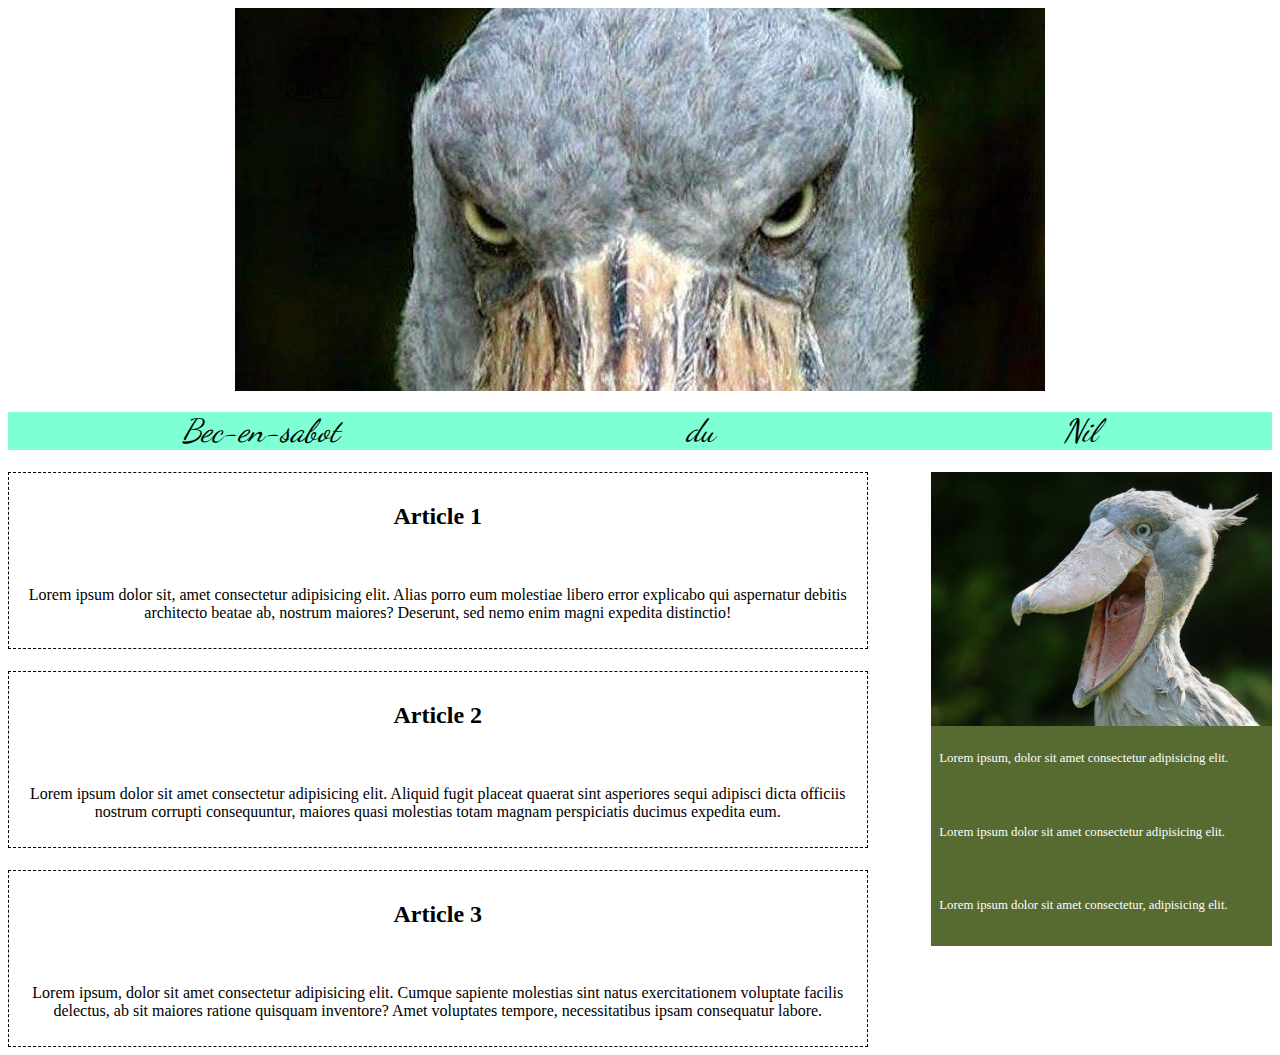
<file: exo flexbox 3/index.html>
<!DOCTYPE html>
<html lang="en">
<head>
    <meta charset="UTF-8">
    <meta http-equiv="X-UA-Compatible" content="IE=edge">
    <meta name="viewport" content="width=device-width, initial-scale=1.0">
    <link rel="stylesheet" href="style.css">
    <title>Exo Flexbox numéro 3</title>
</head>
<body>
    <header>
        <img src="images/n95c.jpg" alt="image d'un pelican" id="image-one">
        <h1>
            <span>Bec-en-sabot</span>
            <span>du</span>
            <span>Nil</span>
        </h1>
    </header>
    <main>
        <section id="articles">
            <article>
                <h2>Article 1</h2>
                <p>Lorem ipsum dolor sit, amet consectetur adipisicing elit. Alias porro eum molestiae libero error explicabo qui aspernatur debitis architecto beatae ab, nostrum maiores? Deserunt, sed nemo enim magni expedita distinctio! </p>
            </article>
            <article>
                <h2>Article 2</h2>
                <p>Lorem ipsum dolor sit amet consectetur adipisicing elit. Aliquid fugit placeat quaerat sint asperiores sequi adipisci dicta officiis nostrum corrupti consequuntur, maiores quasi molestias totam magnam perspiciatis ducimus expedita eum. </p>
            </article>
            <article>
                <h2>Article 3</h2>
                <p>Lorem ipsum, dolor sit amet consectetur adipisicing elit. Cumque sapiente molestias sint natus exercitationem voluptate facilis delectus, ab sit maiores ratione quisquam inventore? Amet voluptates tempore, necessitatibus ipsam consequatur labore. </p>
            </article>
        </section>
        <aside>
            <img src="images/b5rq.jpg" alt="Un drole d'oiseau" id="image-two">
            <div id="aside-note">
                <p>Lorem ipsum, dolor sit amet consectetur adipisicing elit.  </p>
            <p>Lorem ipsum dolor sit amet consectetur adipisicing elit.</p>
            <p>Lorem ipsum dolor sit amet consectetur, adipisicing elit.</p>
            </div>
        </aside>
    </main>
</body>
</html>
</file>
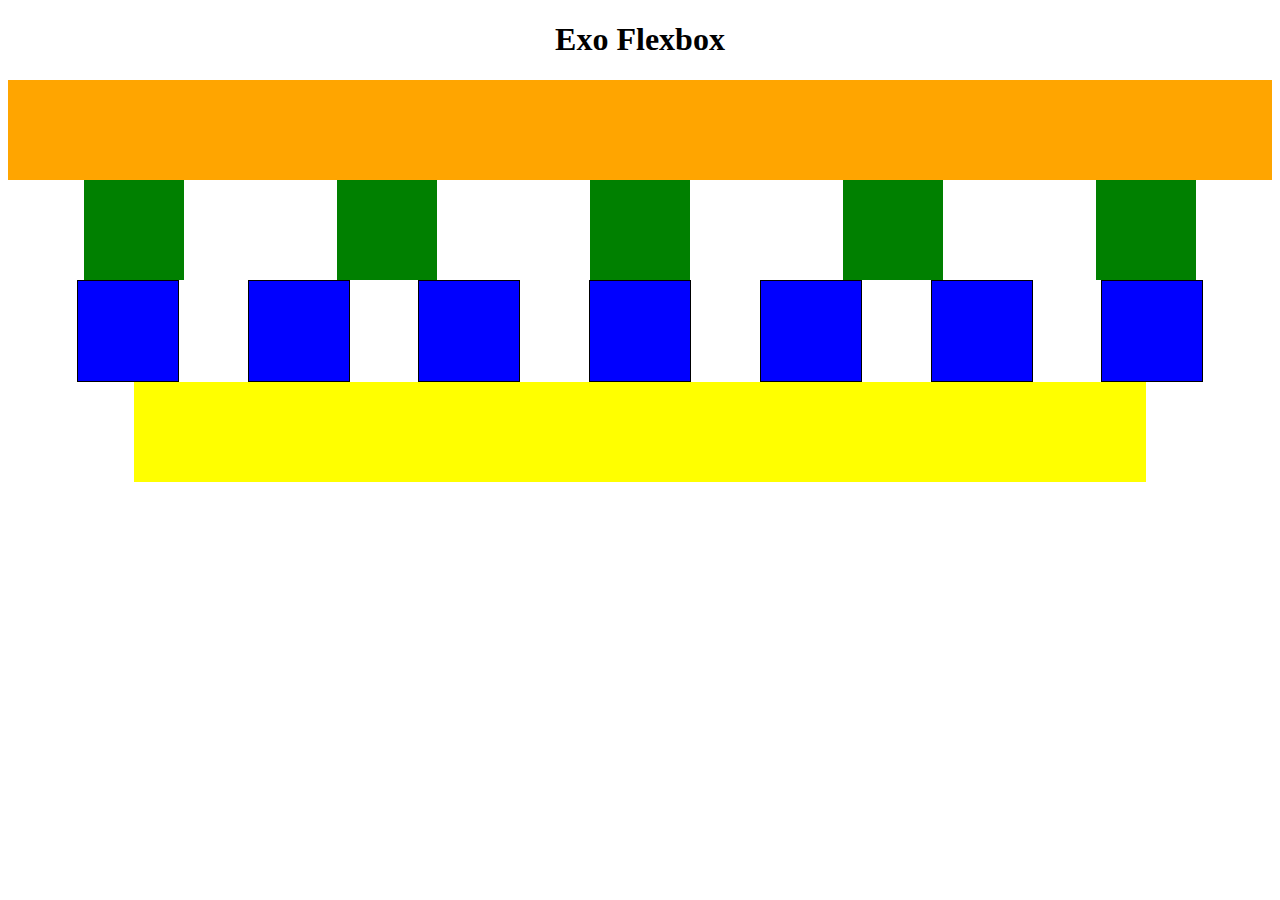
<file: exo flexbox numéro 2/index.html>
<!DOCTYPE html>
<html lang="en">
<head>
    <meta charset="UTF-8">
    <meta http-equiv="X-UA-Compatible" content="IE=edge">
    <meta name="viewport" content="width=device-width, initial-scale=1.0">
    <link rel="stylesheet" href="style.css">
    <title>Exo flexbox</title>
</head>
<body>
    <h1 class="center">Exo Flexbox</h1>

    <section>

        <div class="shape rectangle orange-rectangle">



        </div>
        <div class="squares-container green-squares-container">
            <div class="shape square green-square"></div>
            <div class="shape square green-square"></div>
            <div class="shape square green-square"></div>
            <div class="shape square green-square"></div>
            <div class="shape square green-square"></div>
        </div>
        <div class="squares-container blue-squares-container">
            <div class="shape square blue-square"></div>
            <div class="shape square blue-square"></div>
            <div class="shape square blue-square"></div>
            <div class="shape square blue-square"></div>
            <div class="shape square blue-square"></div>
            <div class="shape square blue-square"></div>
            <div class="shape square blue-square"></div>
        </div>
        <div class="yellow-rectangle-container">
            <div class="shape rectangle yellow-rectangle"></div>
        </div>
    </section>
</body>
</html>
</file>
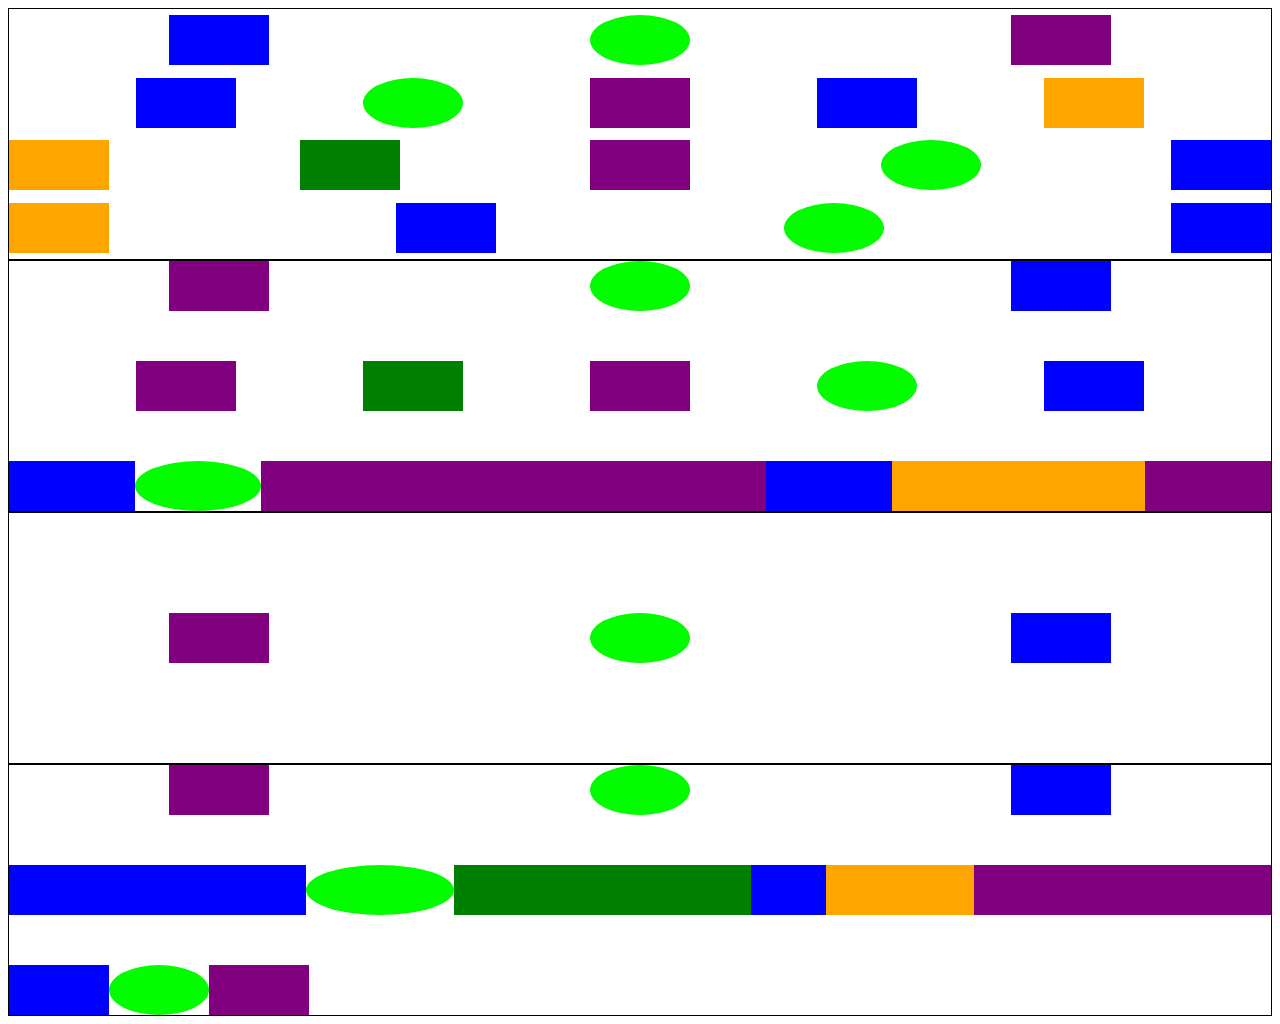
<file: exo flexbox numéro3 19 Octobre/index.html>
<!DOCTYPE html>
<html lang="en">
  <head>
    <meta charset="UTF-8" />
    <meta http-equiv="X-UA-Compatible" content="IE=edge" />
    <meta name="viewport" content="width=device-width, initial-scale=1.0" />
    <link rel="stylesheet" href="css/style.css" />
    <title>Exo flexbox 19 Octobre</title>
  </head>
  <body>
    <section id="section-a">
      <div>
        <div class="rectangles blue"></div>
        <div class="rectangles green round"></div>
        <div class="rectangles purple"></div>
      </div>
      <div>
        <div class="rectangles blue"></div>
        <div class="rectangles green round"></div>
        <div class="rectangles purple"></div>
        <div class="rectangles blue"></div>
        <div class="rectangles orange"></div>
      </div>
      <div>
        <div class="rectangles orange"></div>
        <div class="rectangles darkgreen"></div>
        <div class="rectangles purple"></div>
        <div class="rectangles green round"></div>
        <div class="rectangles blue"></div>
      </div>
      <div>
        <div class="rectangles orange"></div>
        <div class="rectangles blue"></div>
        <div class="rectangles green round"></div>
        <div class="rectangles blue"></div>
      </div>
    </section>

    <section id="section-b">
      <div>
        <div class="rectangles purple"></div>
        <div class="rectangles green round"></div>
        <div class="rectangles blue"></div>
      </div>
      <div>
        <div class="rectangles purple "></div>
        <div class="rectangles darkgreen"></div>
        <div class="rectangles purple"></div>
        <div class="rectangles green round"></div>
        <div class="rectangles blue"></div>
      </div>
      <div>
        <div class="rectangles blue"></div>
        <div class="rectangles green round"></div>
        <div class="rectangles purple"></div>
        <div class="rectangles blue"></div>
        <div class="rectangles orange"></div>
        <div class="rectangles purple"></div>
      </div>
    </section>

    <section id="section-c">

        <div class="rectangles purple"></div>
        <div class="rectangles green round"></div>
        <div class="rectangles blue"></div>

    </section>

    <section id="section-d">
        <div>
            <div class="rectangles purple"></div>
            <div class="rectangles green round"></div>
            <div class="rectangles blue"></div>
        </div>
        <div>
            <div class="rectangles blue"></div>
            <div class="rectangles green round"></div>
            <div class="rectangles darkgreen"></div>
            <div class="rectangles blue"></div>
            <div class="rectangles orange"></div>
            <div class="rectangles purple"></div>
        </div>
        <div>
            <div class="rectangles blue"></div>
            <div class="rectangles green round"></div>
            <div class="rectangles purple"></div>
        </div>
    </section>

    
  </body>
</html>
</file>
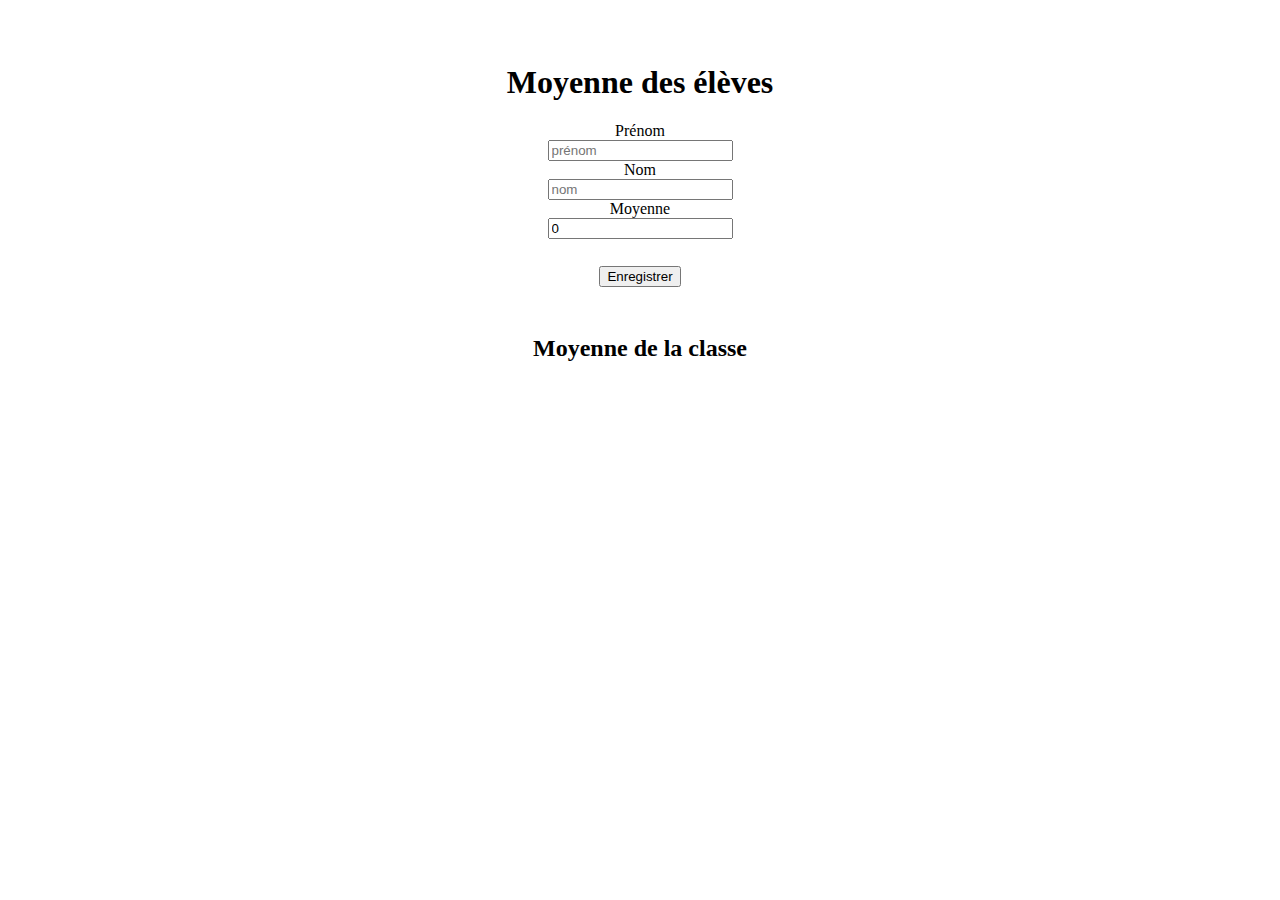
<file: exojquery/index.html>
<!DOCTYPE html>
<html lang="en">
<head>
    <meta charset="UTF-8">
    <meta http-equiv="X-UA-Compatible" content="IE=edge">
    <meta name="viewport" content="width=device-width, initial-scale=1.0">
    <link rel="stylesheet" href="css/style.css">
    <script src="js/jquery-3.6.1.js"></script>
    <title>Exo jquery</title>
</head>
<body>

   <h1 class="mt-2">Moyenne des élèves</h1>
   <p id="error">Les champs ne doivent pas être vide et la moyenne doit être comprise entre 0 et 20</p>
   <label for="firstName" class="mt-2">Prénom</label>
   <br>
    <input type="text" placeholder="prénom" id="firstName">
    <br>
    <label for="lastName" class="mt-2">Nom</label>
    <br>
    <input type="text" placeholder="nom" id="lastName">
    
    <br>
    <label for="mean" class="mt-2">Moyenne</label>
    <br>
    <input type="number" placeholder="Entrer une moyenne entre 0 et 20" value="0" id="mean" >
    
    <br>

    <button id="save" class="mt-2">Enregistrer</button>

    <h2 class="mt-2">Moyenne de la classe</h2>

    <table>
        <thead>
            <tr>
                <td>Prénom</td>
                <td>Nom</td>
                <td>Moyenne</td>
                <td>X</td>
            </tr>
        </thead>


        <tbody id="arrayBody">

        </tbody>
        <tfoot>
            <tr>
                <td colspan="2">Moyenne de la classe</td>
                <td id="classroomMean"></td>
            </tr>
        </tfoot>
    </table>


    
    <!-- Afficher nom prénom, la moyenne des élèves dans une table, et la moyenne de la classe  -->
    <!-- notes entre 0 et 20 si il dépasse 20 afficher un message d'erreur -->

    <script src="js/main.js" defer></script>
    
</body>
</html>
</file>
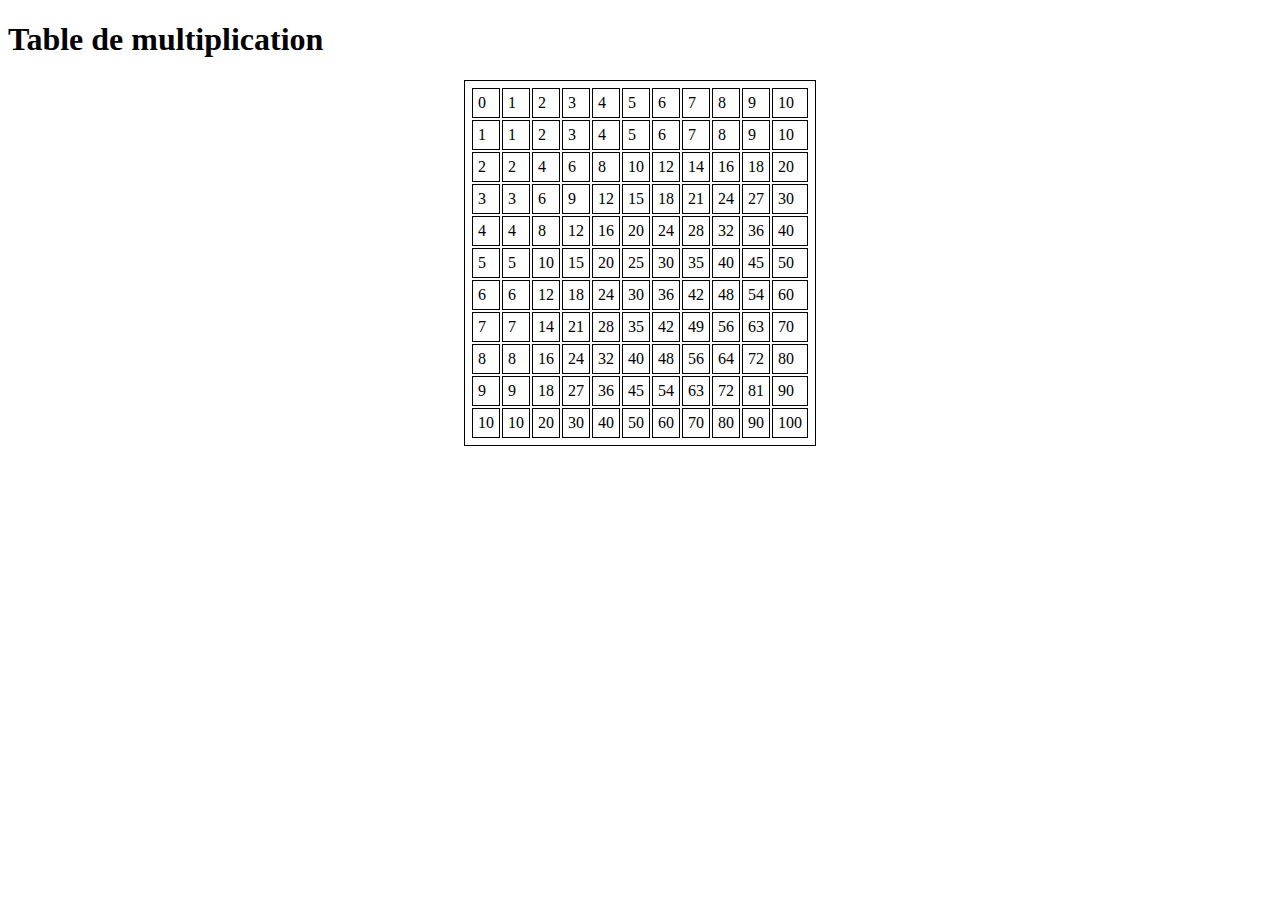
<file: exojs3/index.html>
<!DOCTYPE html>
<html lang="en">
<head>
    <meta charset="UTF-8">
    <meta http-equiv="X-UA-Compatible" content="IE=edge">
    <meta name="viewport" content="width=device-width, initial-scale=1.0">
    <link rel="stylesheet" href="style.css">
    <title>Document</title>
</head>
<body>

    <h1>Table de multiplication</h1>

    <table>

        <tbody>

        </tbody>

    </table>
    
    <script src="main.js"></script>
</body>
</html>
</file>
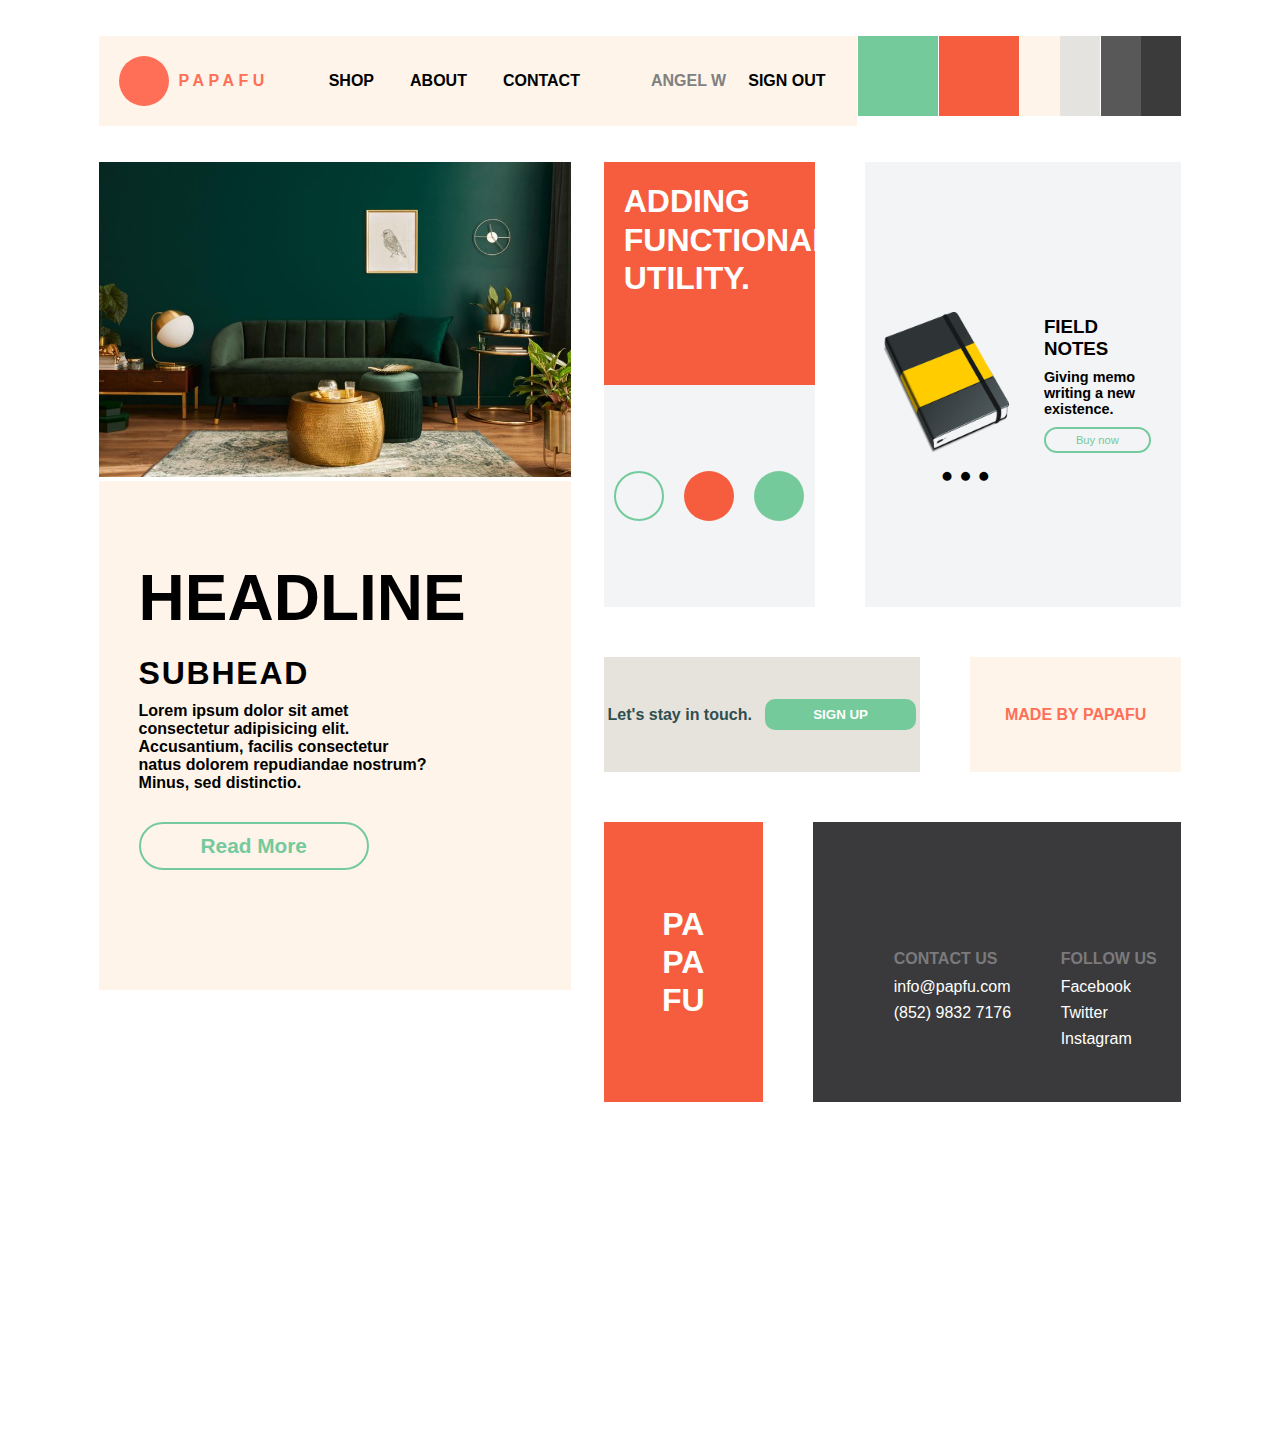
<file: template/index.html>
<!DOCTYPE html>
<html lang="en">

<head>
    <meta charset="UTF-8">
    <meta http-equiv="X-UA-Compatible" content="IE=edge">
    <meta name="viewport" content="width=device-width, initial-scale=1.0">
    <link rel="stylesheet" href="style.css">
    <title>Papafu</title>
</head>

<body>


    <header>
        <nav>
            <div id="logo">
                <div class="logo-circle"></div>
                <strong class="logo-title">PAPAFU</strong>
            </div>
            <ul>
                <a href="#">
                    <li>shop</li>
                </a>
                <a href="#">
                    <li>about</li>
                </a>
                <a href="#">
                    <li>contact</li>
                </a>
            </ul>
            <div class="user-infos">
                <span>Angel w</span>
                <a href="#">sign out</a>
            </div>
        </nav>
        <div class="squares">
            <div class="square square-1"></div>
            <div class="square square-2"></div>
            <div class="square square-3"></div>
            <div class="square square-4"></div>
        </div>
    </header>

    <main>
        <div class="headline-container">
            <img src="images/design.png" alt="un salon design">
            <div class="headline-text">
                <h1>HEADLINE</h1>
                <h2>SUBHEAD</h2>
                <p>Lorem ipsum dolor sit amet consectetur adipisicing elit. Accusantium, facilis consectetur natus
                    dolorem repudiandae nostrum? Minus, sed distinctio.</p>

                <button class="btn-green">Read More</button>
            </div>
        </div>
        <aside>
            <div class="aside-adding">
                <p>ADDING <br />FUNCTIONAL <br />UTILITY.</p>
                <div class="icons-container">
                    <div class="icon icon-1"></div>
                    <div class="icon icon-2"></div>
                    <div class="icon icon-3"></div>
                </div>
            </div>
            <div class="aside-field-notes">
                <div class="img">
                    <img src="images/agenda.png" alt="Unagenda">
                </div>
                <div class="aside-field-notes-text">
                    <h3>FIELD NOTES</h3>
                    <p>Giving memo writing a new existence.</p>
                    <button class="btn-green">Buy now</button>
                </div>
            </div>
            <div class="aside-in-touch">
                <div class="in-touch">Let's stay in touch.</div>
                <button class="btn btn-green-filled">SIGN UP</button>
            </div>
            <div class="aside-made-by">
                <p>MADE BY PAPAFU</p>
            </div>
            <div class="aside-papafu">
                <span>PA</span>
                <span>PA</span>
                <span>FU</span>
            </div>
            <div class="aside-contact">
                <div>
                    <h4>CONTACT US</h4>
                    <p>info@papfu.com</p>
                    <p>(852) 9832 7176</p>
                </div>
                <div>
                    <h4>FOLLOW US</h4>
                    <p>Facebook</p>
                    <p>Twitter</p>
                    <p>Instagram</p>
                </div>
            </div>
        </aside>
    </main>


</body>

</html>
</file>
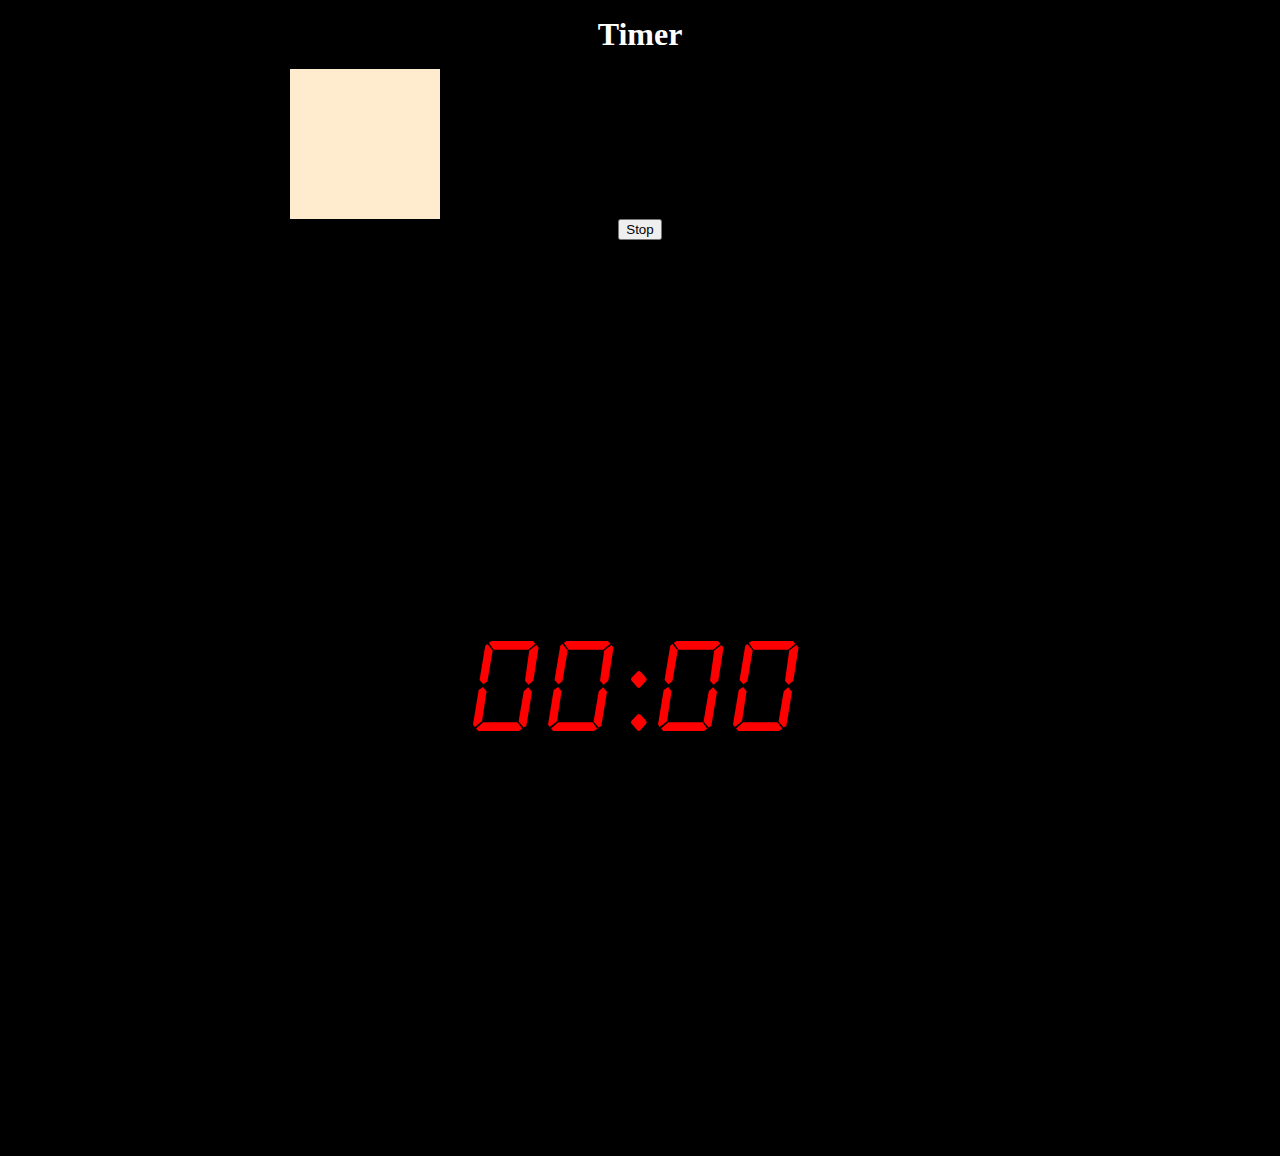
<file: timer/index.html>
<!DOCTYPE html>
<html lang="en">
<head>
    <meta charset="UTF-8">
    <meta http-equiv="X-UA-Compatible" content="IE=edge">
    <meta name="viewport" content="width=device-width, initial-scale=1.0">
    <link rel="stylesheet" href="css/style.css">
    <title>Timer</title>
</head>
<body class="center">

    <h1 class="center">Timer</h1>
    <p id="message-timer-one"></p>
    <div class="square"></div>

  

    <button id="stop">Stop</button>
    <br>
    <div class="timer-container">
        <p  id="timer">
            <span id="minutes">00</span>:<span id="seconds">00</span>
        </p>
    </div>

    <script src="js/main.js"></script>
    
</body>
</html>
</file>
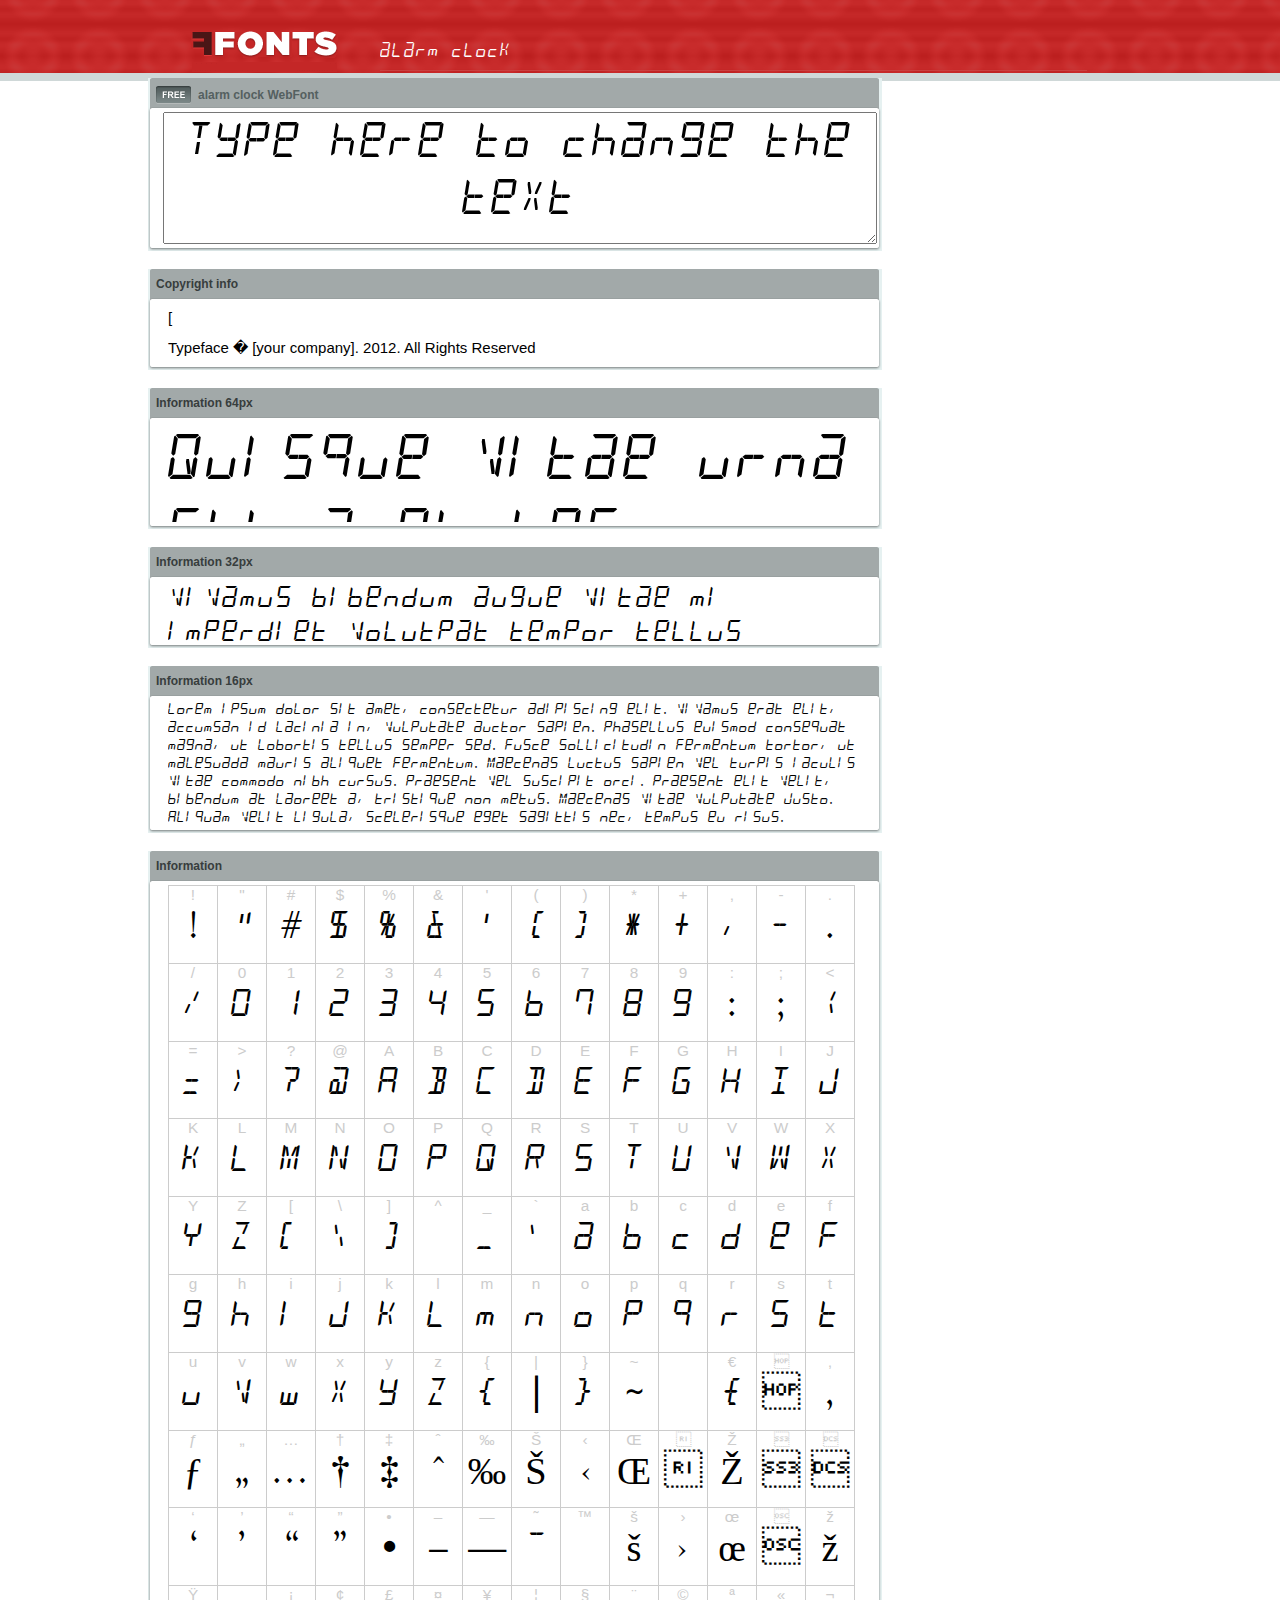
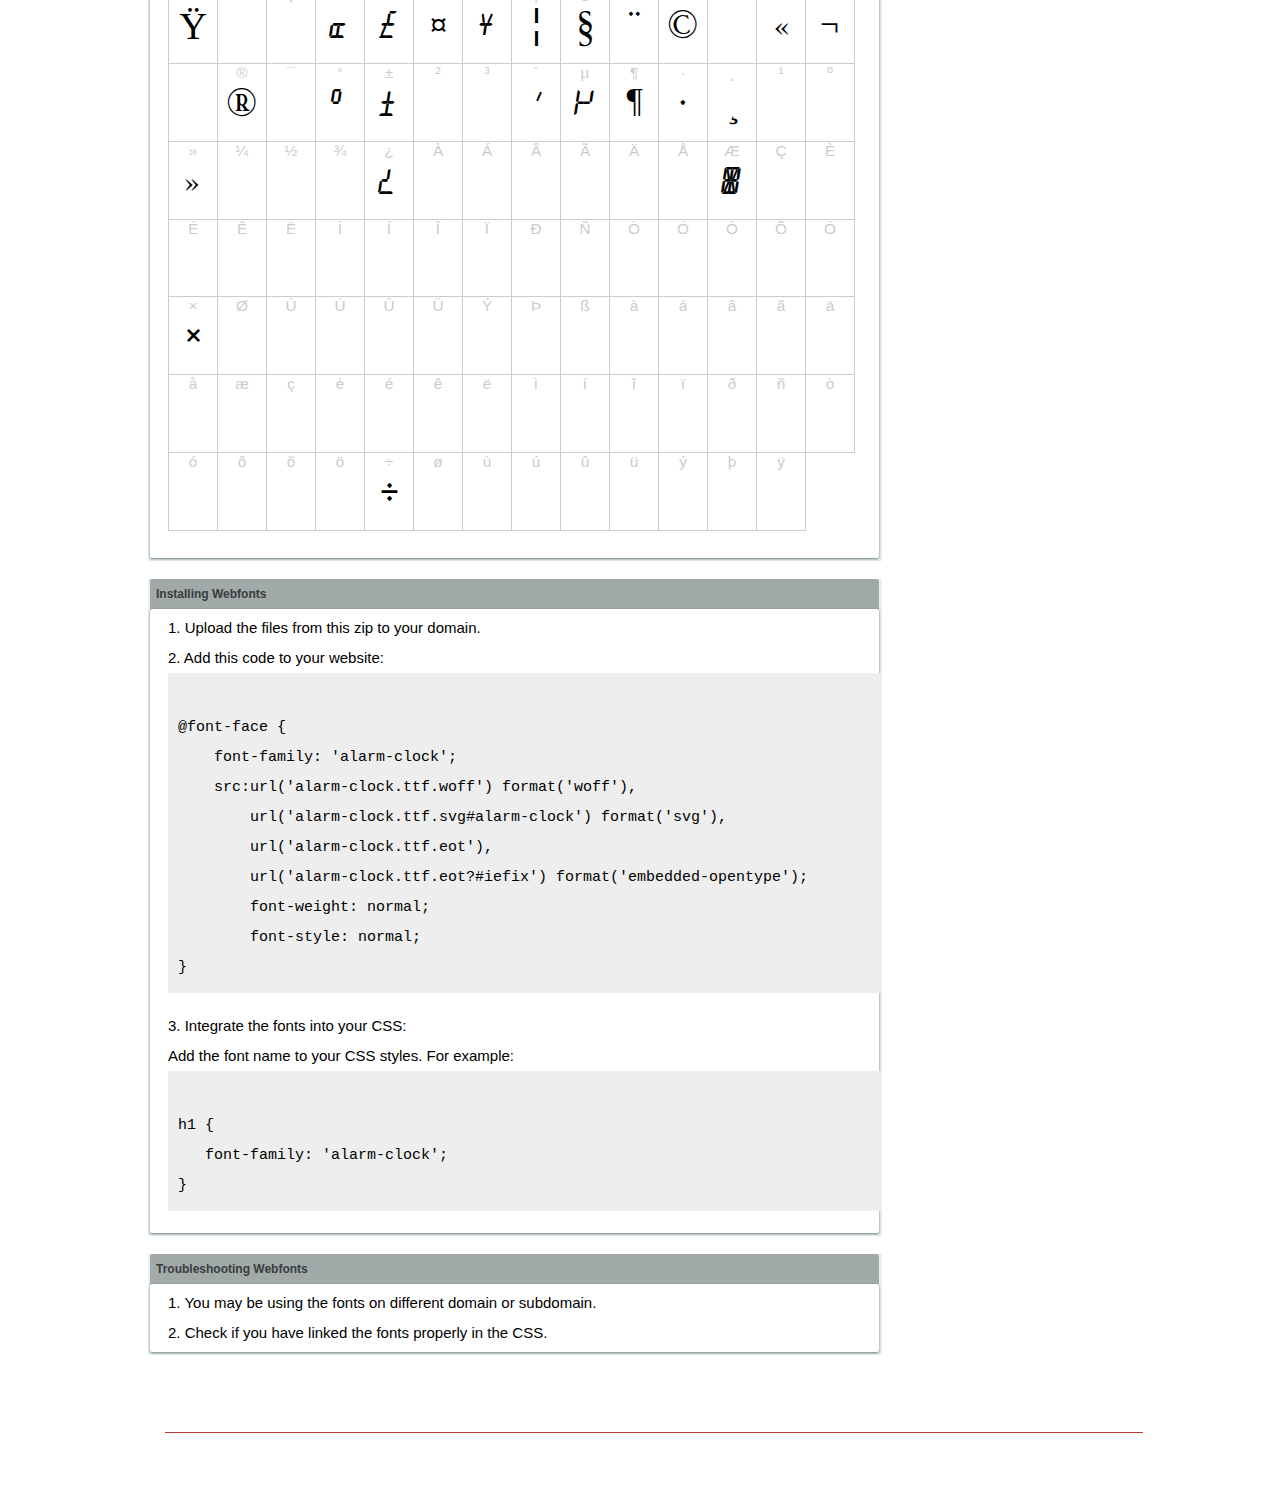
<file: timer/fonts/example.html>
<!DOCTYPE html PUBLIC "-//W3C//DTD XHTML 1.0 Transitional//EN" "http://www.w3.org/TR/xhtml1/DTD/xhtml1-transitional.dtd">
<html xmlns="http://www.w3.org/1999/xhtml">
<head>
<meta http-equiv="Content-Type" content="text/html; charset=UTF-8" />
<title>alarm clock WebFont</title>
<meta name="description" content="alarm clock WebFont" />
<meta name="keywords" content="alarm clock WebFont" />
<style type="text/css">
@font-face {
  font-family: 'alarm-clock';
    src:  url('alarm-clock.ttf.woff') format('woff'),
    url('alarm-clock.ttf.svg#alarm-clock') format('svg'),
    url('alarm-clock.ttf.eot'),
    url('alarm-clock.eot?#iefix') format('embedded-opentype'); 
    font-weight: normal;
    font-style: normal;
}.examplefontl {
  font-family: 'alarm-clock';  
  color: black;
}
.examplefont {
  padding-bottom: 2em;
  overflow: hidden; 
  text-align: center;
}
.examplefont div {
  float: left;
  border: 1px solid #ccc;
  text-align: center;
  width: 1.25em;
  height: 2em;
  margin-right: -1px;
  margin-bottom: -1px;
  font-size: 3.2em; 
}
.examplefont div .defaultC {
  color: #ccc;
  font-family: arial, sans-serif;
  font-size: .4em;
  display: block;
}
*{margin:0;padding:0;}
body{margin:0px;padding:0px;background:#FFFFFF url(images/bgtile.gif?1) repeat-x;font-family:Arial, Helvetica, sans-serif;}
#header{background:url(images/headertile.gif);height:73px;margin:0px;overflow:hidden;}
#head{width:707px;float:left;height:31px;margin:39px 0 0 0;padding:0px;color:#ffffff;font-size:15px;border-bottom:1px solid #c94040;overflow:hidden;}
#head a{color:#ffffff;text-decoration:none;}
#headspan1{float:left;}
.container{width:994px;margin:0 auto;padding:0px;overflow:hidden;}
#content{width:734px;margin:5px 0px 0px 5px;float:left;padding:0px;font-size:12px;display:inline;color:#868e8e;overflow:hidden;}
.fontbox{background:url(images/fontboxtile.gif);width:734px;margin:0 0 18px 0;padding:0;overflow:hidden;}
.fontboxtop{background:url(images/fontboxtop.gif) no-repeat top left;height:18px;font-size:12px;color:#373d3d;width:718px;padding:8px;margin:0;overflow:hidden;}
.fontboxtop a{color:#373d3d;text-decoration:none;}
.fontboxspan1{background:url(images/free.gif) no-repeat;padding:2px 0 2px 42px;float:left;}
h6{background:url(images/logo.gif) top left no-repeat;width:230px;height:73px;margin:0px 0px 0px 7px;float:left;}
h6 a{display:block;height:73px;}
h6 a span{display:none;}
h1{display:inline;font-size:12px;font-weight:bold;color:#546060;padding:0px;float:left;}
.btn{border:0;margin:0;background:url('images/button.gif');background-repeat:repeat-x;color:#fff;width:127px;height:28px;font-size:17px;}
.inputsubtmi{border:1px solid #e1ebeb;border-bottom:2px solid #c7d1d1;padding:6px;margin:0 0 8px 0;}
.partner{font-size:16px;font-weight:bold;color:#000000;padding:0px;margin:39px 0px 12px 30px;}
.fontboxspan1notfree{padding:2px 0 2px 42px;float:left;}
#footer{height:123px;margin:0px;padding:0px;background:url(http://www.altfonts.com/images/foottile.gif);}
#foot{width:1005px;height:123px;background:url(http://www.altfonts.com/images/foot.gif) top left no-repeat;margin:0 auto;padding:0px;}
#copyright{height:31px;padding:28px 0 0 118px;margin:0 0 0 27px;border-bottom:1px solid #c33636;font-size:14px;color:#4a1616;}
code {
	white-space: pre;
	background-color: #eee;
	display: block;
	padding: 10px;
	margin-bottom: 18px;
	overflow: auto;
}    
</style>
</head>
<body>
<div id="header">
<div class="container">
<h6><a href="http://webfonts.ffonts.net" title="WebFonts"><span>WebFonts</span></a></h6>
<div id="head">
<span id="headspan1">
   <span style="font-family: 'alarm-clock';font-size: 20px; color: white;">alarm clock</span> 
</span>
</div>
</div>
</div>
<div class="container">
<div id="content">
<!-- WebFont --> 
<div class="fontbox">
<div class="fontboxtop"><span class="fontboxspan1"><h1>alarm clock WebFont</h1></span></div>
 <textarea id="txtAreaTryFont" cols="" rows="2" style="font-family: 'alarm-clock';width:97%; font-size: 50px; height: 130px;text-align: center;margin-left: 15px;" 
           onclick="if (this.value=='Type here to change the text') this.value=''">Type here to change the text</textarea>
<img src="images/fontboxbottom.gif" width="734" height="7" alt="" />
</div>
<div class="fontbox">
<div class="fontboxtop"><b>Copyright info</b></div>
<div style="text-align: left;margin-left:20px;color: black;font-size:15px;line-height:200%">
[<br />
Typeface � [your company]. 2012. All Rights Reserved
</div>
<img src="images/fontboxbottom.gif" width="734" height="7" alt="" />
</div>
<div class="fontbox">
<div class="fontboxtop"><b>Information 64px</b></div>
<div style="font-family: 'alarm-clock';margin-left:20px;font-size:64px;color:black;float: left;display: inline; overflow: hidden;height:100px;">
 Quisque vitae urna sit amet ipsum lobortis iaculis volutpat sit amet nibh. 
</div>
<img src="images/fontboxbottom.gif" width="734" height="7" alt="" />
</div>
<div class="fontbox">
<div class="fontboxtop"><b>Information 32px</b></div>
<div style="font-family: 'alarm-clock';margin-left:20px;font-size:30px;color:black;float: left;display: inline; overflow: hidden;height:60px;">
 Vivamus bibendum augue vitae mi imperdiet volutpat tempor tellus lacinia. Integer in sem et neque iaculis malesuada. 
</div>
<img src="images/fontboxbottom.gif" width="734" height="7" alt="" />
</div>
<div class="fontbox">
<div class="fontboxtop"><b>Information 16px</b></div>
<div style="font-family: 'alarm-clock';margin-left:20px;font-size:16px;color:black;float: left;display: inline; overflow: hidden;">
 Lorem ipsum dolor sit amet, consectetur adipiscing elit. Vivamus erat elit, accumsan id lacinia in, vulputate auctor sapien. Phasellus euismod consequat magna, ut lobortis tellus semper sed. Fusce sollicitudin fermentum tortor, ut malesuada mauris aliquet fermentum. Maecenas luctus sapien vel turpis iaculis vitae commodo nibh cursus. Praesent vel suscipit orci. Praesent elit velit, bibendum at laoreet a, tristique non metus. Maecenas vitae vulputate justo. Aliquam velit ligula, scelerisque eget sagittis nec, tempus eu risus. 
</div>
<img src="images/fontboxbottom.gif" width="734" height="7" alt="" />
</div>
<div class="fontbox">
<div class="fontboxtop"><b>Information</b></div>
<div class="examplefont examplefontl" style="text-align: center;margin-left:20px;">
 <div><span class="defaultC">&#33;</span><span>&#33;</span></div><div><span class="defaultC">&#34;</span><span>&#34;</span></div><div><span class="defaultC">&#35;</span><span>&#35;</span></div><div><span class="defaultC">&#36;</span><span>&#36;</span></div><div><span class="defaultC">&#37;</span><span>&#37;</span></div><div><span class="defaultC">&#38;</span><span>&#38;</span></div><div><span class="defaultC">&#39;</span><span>&#39;</span></div><div><span class="defaultC">&#40;</span><span>&#40;</span></div><div><span class="defaultC">&#41;</span><span>&#41;</span></div><div><span class="defaultC">&#42;</span><span>&#42;</span></div><div><span class="defaultC">&#43;</span><span>&#43;</span></div><div><span class="defaultC">&#44;</span><span>&#44;</span></div><div><span class="defaultC">&#45;</span><span>&#45;</span></div><div><span class="defaultC">&#46;</span><span>&#46;</span></div><div><span class="defaultC">&#47;</span><span>&#47;</span></div><div><span class="defaultC">&#48;</span><span>&#48;</span></div><div><span class="defaultC">&#49;</span><span>&#49;</span></div><div><span class="defaultC">&#50;</span><span>&#50;</span></div><div><span class="defaultC">&#51;</span><span>&#51;</span></div><div><span class="defaultC">&#52;</span><span>&#52;</span></div><div><span class="defaultC">&#53;</span><span>&#53;</span></div><div><span class="defaultC">&#54;</span><span>&#54;</span></div><div><span class="defaultC">&#55;</span><span>&#55;</span></div><div><span class="defaultC">&#56;</span><span>&#56;</span></div><div><span class="defaultC">&#57;</span><span>&#57;</span></div><div><span class="defaultC">&#58;</span><span>&#58;</span></div><div><span class="defaultC">&#59;</span><span>&#59;</span></div><div><span class="defaultC">&#60;</span><span>&#60;</span></div><div><span class="defaultC">&#61;</span><span>&#61;</span></div><div><span class="defaultC">&#62;</span><span>&#62;</span></div><div><span class="defaultC">&#63;</span><span>&#63;</span></div><div><span class="defaultC">&#64;</span><span>&#64;</span></div><div><span class="defaultC">&#65;</span><span>&#65;</span></div><div><span class="defaultC">&#66;</span><span>&#66;</span></div><div><span class="defaultC">&#67;</span><span>&#67;</span></div><div><span class="defaultC">&#68;</span><span>&#68;</span></div><div><span class="defaultC">&#69;</span><span>&#69;</span></div><div><span class="defaultC">&#70;</span><span>&#70;</span></div><div><span class="defaultC">&#71;</span><span>&#71;</span></div><div><span class="defaultC">&#72;</span><span>&#72;</span></div><div><span class="defaultC">&#73;</span><span>&#73;</span></div><div><span class="defaultC">&#74;</span><span>&#74;</span></div><div><span class="defaultC">&#75;</span><span>&#75;</span></div><div><span class="defaultC">&#76;</span><span>&#76;</span></div><div><span class="defaultC">&#77;</span><span>&#77;</span></div><div><span class="defaultC">&#78;</span><span>&#78;</span></div><div><span class="defaultC">&#79;</span><span>&#79;</span></div><div><span class="defaultC">&#80;</span><span>&#80;</span></div><div><span class="defaultC">&#81;</span><span>&#81;</span></div><div><span class="defaultC">&#82;</span><span>&#82;</span></div><div><span class="defaultC">&#83;</span><span>&#83;</span></div><div><span class="defaultC">&#84;</span><span>&#84;</span></div><div><span class="defaultC">&#85;</span><span>&#85;</span></div><div><span class="defaultC">&#86;</span><span>&#86;</span></div><div><span class="defaultC">&#87;</span><span>&#87;</span></div><div><span class="defaultC">&#88;</span><span>&#88;</span></div><div><span class="defaultC">&#89;</span><span>&#89;</span></div><div><span class="defaultC">&#90;</span><span>&#90;</span></div><div><span class="defaultC">&#91;</span><span>&#91;</span></div><div><span class="defaultC">&#92;</span><span>&#92;</span></div><div><span class="defaultC">&#93;</span><span>&#93;</span></div><div><span class="defaultC">&#94;</span><span>&#94;</span></div><div><span class="defaultC">&#95;</span><span>&#95;</span></div><div><span class="defaultC">&#96;</span><span>&#96;</span></div><div><span class="defaultC">&#97;</span><span>&#97;</span></div><div><span class="defaultC">&#98;</span><span>&#98;</span></div><div><span class="defaultC">&#99;</span><span>&#99;</span></div><div><span class="defaultC">&#100;</span><span>&#100;</span></div><div><span class="defaultC">&#101;</span><span>&#101;</span></div><div><span class="defaultC">&#102;</span><span>&#102;</span></div><div><span class="defaultC">&#103;</span><span>&#103;</span></div><div><span class="defaultC">&#104;</span><span>&#104;</span></div><div><span class="defaultC">&#105;</span><span>&#105;</span></div><div><span class="defaultC">&#106;</span><span>&#106;</span></div><div><span class="defaultC">&#107;</span><span>&#107;</span></div><div><span class="defaultC">&#108;</span><span>&#108;</span></div><div><span class="defaultC">&#109;</span><span>&#109;</span></div><div><span class="defaultC">&#110;</span><span>&#110;</span></div><div><span class="defaultC">&#111;</span><span>&#111;</span></div><div><span class="defaultC">&#112;</span><span>&#112;</span></div><div><span class="defaultC">&#113;</span><span>&#113;</span></div><div><span class="defaultC">&#114;</span><span>&#114;</span></div><div><span class="defaultC">&#115;</span><span>&#115;</span></div><div><span class="defaultC">&#116;</span><span>&#116;</span></div><div><span class="defaultC">&#117;</span><span>&#117;</span></div><div><span class="defaultC">&#118;</span><span>&#118;</span></div><div><span class="defaultC">&#119;</span><span>&#119;</span></div><div><span class="defaultC">&#120;</span><span>&#120;</span></div><div><span class="defaultC">&#121;</span><span>&#121;</span></div><div><span class="defaultC">&#122;</span><span>&#122;</span></div><div><span class="defaultC">&#123;</span><span>&#123;</span></div><div><span class="defaultC">&#124;</span><span>&#124;</span></div><div><span class="defaultC">&#125;</span><span>&#125;</span></div><div><span class="defaultC">&#126;</span><span>&#126;</span></div><div><span class="defaultC">&#127;</span><span>&#127;</span></div><div><span class="defaultC">&#128;</span><span>&#128;</span></div><div><span class="defaultC">&#129;</span><span>&#129;</span></div><div><span class="defaultC">&#130;</span><span>&#130;</span></div><div><span class="defaultC">&#131;</span><span>&#131;</span></div><div><span class="defaultC">&#132;</span><span>&#132;</span></div><div><span class="defaultC">&#133;</span><span>&#133;</span></div><div><span class="defaultC">&#134;</span><span>&#134;</span></div><div><span class="defaultC">&#135;</span><span>&#135;</span></div><div><span class="defaultC">&#136;</span><span>&#136;</span></div><div><span class="defaultC">&#137;</span><span>&#137;</span></div><div><span class="defaultC">&#138;</span><span>&#138;</span></div><div><span class="defaultC">&#139;</span><span>&#139;</span></div><div><span class="defaultC">&#140;</span><span>&#140;</span></div><div><span class="defaultC">&#141;</span><span>&#141;</span></div><div><span class="defaultC">&#142;</span><span>&#142;</span></div><div><span class="defaultC">&#143;</span><span>&#143;</span></div><div><span class="defaultC">&#144;</span><span>&#144;</span></div><div><span class="defaultC">&#145;</span><span>&#145;</span></div><div><span class="defaultC">&#146;</span><span>&#146;</span></div><div><span class="defaultC">&#147;</span><span>&#147;</span></div><div><span class="defaultC">&#148;</span><span>&#148;</span></div><div><span class="defaultC">&#149;</span><span>&#149;</span></div><div><span class="defaultC">&#150;</span><span>&#150;</span></div><div><span class="defaultC">&#151;</span><span>&#151;</span></div><div><span class="defaultC">&#152;</span><span>&#152;</span></div><div><span class="defaultC">&#153;</span><span>&#153;</span></div><div><span class="defaultC">&#154;</span><span>&#154;</span></div><div><span class="defaultC">&#155;</span><span>&#155;</span></div><div><span class="defaultC">&#156;</span><span>&#156;</span></div><div><span class="defaultC">&#157;</span><span>&#157;</span></div><div><span class="defaultC">&#158;</span><span>&#158;</span></div><div><span class="defaultC">&#159;</span><span>&#159;</span></div><div><span class="defaultC">&#160;</span><span>&#160;</span></div><div><span class="defaultC">&#161;</span><span>&#161;</span></div><div><span class="defaultC">&#162;</span><span>&#162;</span></div><div><span class="defaultC">&#163;</span><span>&#163;</span></div><div><span class="defaultC">&#164;</span><span>&#164;</span></div><div><span class="defaultC">&#165;</span><span>&#165;</span></div><div><span class="defaultC">&#166;</span><span>&#166;</span></div><div><span class="defaultC">&#167;</span><span>&#167;</span></div><div><span class="defaultC">&#168;</span><span>&#168;</span></div><div><span class="defaultC">&#169;</span><span>&#169;</span></div><div><span class="defaultC">&#170;</span><span>&#170;</span></div><div><span class="defaultC">&#171;</span><span>&#171;</span></div><div><span class="defaultC">&#172;</span><span>&#172;</span></div><div><span class="defaultC">&#173;</span><span>&#173;</span></div><div><span class="defaultC">&#174;</span><span>&#174;</span></div><div><span class="defaultC">&#175;</span><span>&#175;</span></div><div><span class="defaultC">&#176;</span><span>&#176;</span></div><div><span class="defaultC">&#177;</span><span>&#177;</span></div><div><span class="defaultC">&#178;</span><span>&#178;</span></div><div><span class="defaultC">&#179;</span><span>&#179;</span></div><div><span class="defaultC">&#180;</span><span>&#180;</span></div><div><span class="defaultC">&#181;</span><span>&#181;</span></div><div><span class="defaultC">&#182;</span><span>&#182;</span></div><div><span class="defaultC">&#183;</span><span>&#183;</span></div><div><span class="defaultC">&#184;</span><span>&#184;</span></div><div><span class="defaultC">&#185;</span><span>&#185;</span></div><div><span class="defaultC">&#186;</span><span>&#186;</span></div><div><span class="defaultC">&#187;</span><span>&#187;</span></div><div><span class="defaultC">&#188;</span><span>&#188;</span></div><div><span class="defaultC">&#189;</span><span>&#189;</span></div><div><span class="defaultC">&#190;</span><span>&#190;</span></div><div><span class="defaultC">&#191;</span><span>&#191;</span></div><div><span class="defaultC">&#192;</span><span>&#192;</span></div><div><span class="defaultC">&#193;</span><span>&#193;</span></div><div><span class="defaultC">&#194;</span><span>&#194;</span></div><div><span class="defaultC">&#195;</span><span>&#195;</span></div><div><span class="defaultC">&#196;</span><span>&#196;</span></div><div><span class="defaultC">&#197;</span><span>&#197;</span></div><div><span class="defaultC">&#198;</span><span>&#198;</span></div><div><span class="defaultC">&#199;</span><span>&#199;</span></div><div><span class="defaultC">&#200;</span><span>&#200;</span></div><div><span class="defaultC">&#201;</span><span>&#201;</span></div><div><span class="defaultC">&#202;</span><span>&#202;</span></div><div><span class="defaultC">&#203;</span><span>&#203;</span></div><div><span class="defaultC">&#204;</span><span>&#204;</span></div><div><span class="defaultC">&#205;</span><span>&#205;</span></div><div><span class="defaultC">&#206;</span><span>&#206;</span></div><div><span class="defaultC">&#207;</span><span>&#207;</span></div><div><span class="defaultC">&#208;</span><span>&#208;</span></div><div><span class="defaultC">&#209;</span><span>&#209;</span></div><div><span class="defaultC">&#210;</span><span>&#210;</span></div><div><span class="defaultC">&#211;</span><span>&#211;</span></div><div><span class="defaultC">&#212;</span><span>&#212;</span></div><div><span class="defaultC">&#213;</span><span>&#213;</span></div><div><span class="defaultC">&#214;</span><span>&#214;</span></div><div><span class="defaultC">&#215;</span><span>&#215;</span></div><div><span class="defaultC">&#216;</span><span>&#216;</span></div><div><span class="defaultC">&#217;</span><span>&#217;</span></div><div><span class="defaultC">&#218;</span><span>&#218;</span></div><div><span class="defaultC">&#219;</span><span>&#219;</span></div><div><span class="defaultC">&#220;</span><span>&#220;</span></div><div><span class="defaultC">&#221;</span><span>&#221;</span></div><div><span class="defaultC">&#222;</span><span>&#222;</span></div><div><span class="defaultC">&#223;</span><span>&#223;</span></div><div><span class="defaultC">&#224;</span><span>&#224;</span></div><div><span class="defaultC">&#225;</span><span>&#225;</span></div><div><span class="defaultC">&#226;</span><span>&#226;</span></div><div><span class="defaultC">&#227;</span><span>&#227;</span></div><div><span class="defaultC">&#228;</span><span>&#228;</span></div><div><span class="defaultC">&#229;</span><span>&#229;</span></div><div><span class="defaultC">&#230;</span><span>&#230;</span></div><div><span class="defaultC">&#231;</span><span>&#231;</span></div><div><span class="defaultC">&#232;</span><span>&#232;</span></div><div><span class="defaultC">&#233;</span><span>&#233;</span></div><div><span class="defaultC">&#234;</span><span>&#234;</span></div><div><span class="defaultC">&#235;</span><span>&#235;</span></div><div><span class="defaultC">&#236;</span><span>&#236;</span></div><div><span class="defaultC">&#237;</span><span>&#237;</span></div><div><span class="defaultC">&#238;</span><span>&#238;</span></div><div><span class="defaultC">&#239;</span><span>&#239;</span></div><div><span class="defaultC">&#240;</span><span>&#240;</span></div><div><span class="defaultC">&#241;</span><span>&#241;</span></div><div><span class="defaultC">&#242;</span><span>&#242;</span></div><div><span class="defaultC">&#243;</span><span>&#243;</span></div><div><span class="defaultC">&#244;</span><span>&#244;</span></div><div><span class="defaultC">&#245;</span><span>&#245;</span></div><div><span class="defaultC">&#246;</span><span>&#246;</span></div><div><span class="defaultC">&#247;</span><span>&#247;</span></div><div><span class="defaultC">&#248;</span><span>&#248;</span></div><div><span class="defaultC">&#249;</span><span>&#249;</span></div><div><span class="defaultC">&#250;</span><span>&#250;</span></div><div><span class="defaultC">&#251;</span><span>&#251;</span></div><div><span class="defaultC">&#252;</span><span>&#252;</span></div><div><span class="defaultC">&#253;</span><span>&#253;</span></div><div><span class="defaultC">&#254;</span><span>&#254;</span></div><div><span class="defaultC">&#255;</span><span>&#255;</span></div> 
</div>
<img src="images/fontboxbottom.gif" width="734" height="7" alt="" />
</div>
<div class="fontbox">
<div class="fontboxtop"><b>Installing Webfonts</b></div>
<div style="text-align: left;margin-left:20px;color: black;font-size:15px;line-height:200%">
1. Upload the files from this zip to your domain.<br />
2. Add this code to your website:<br />
<code>
@font-face {
    font-family: 'alarm-clock';
    src:url('alarm-clock.ttf.woff') format('woff'),
        url('alarm-clock.ttf.svg#alarm-clock') format('svg'),
        url('alarm-clock.ttf.eot'),
        url('alarm-clock.ttf.eot?#iefix') format('embedded-opentype'); 
        font-weight: normal;
        font-style: normal;
}
</code>
3. Integrate the fonts into your CSS:<br />
Add the font name to your CSS styles. For example:
<code>
h1 { 
   font-family: 'alarm-clock';
}  
</code>
</div>
<img src="images/fontboxbottom.gif" width="734" height="7" alt="" />
</div>
<div class="fontbox">
<div class="fontboxtop"><b>Troubleshooting Webfonts</b></div>
<div style="text-align: left;margin-left:20px;color: black;font-size:15px;line-height:200%">
1. You may be using the fonts on different domain or subdomain.<Br />
2. Check if you have linked the fonts properly in the CSS.<Br />
</div>
<img src="images/fontboxbottom.gif" width="734" height="7" alt="" />
</div>
</div>
</div>
<div id="footer">
<div id="foot">
<div id="copyright" style="font-size:11px;color:white;">&copy; - <a href="http://www.ffonts.net" title="Free Fonts" style="color:white;">Free Fonts by www.FFonts.net</a> - </div>
</div>
</div>

</body>
</html>
</file>
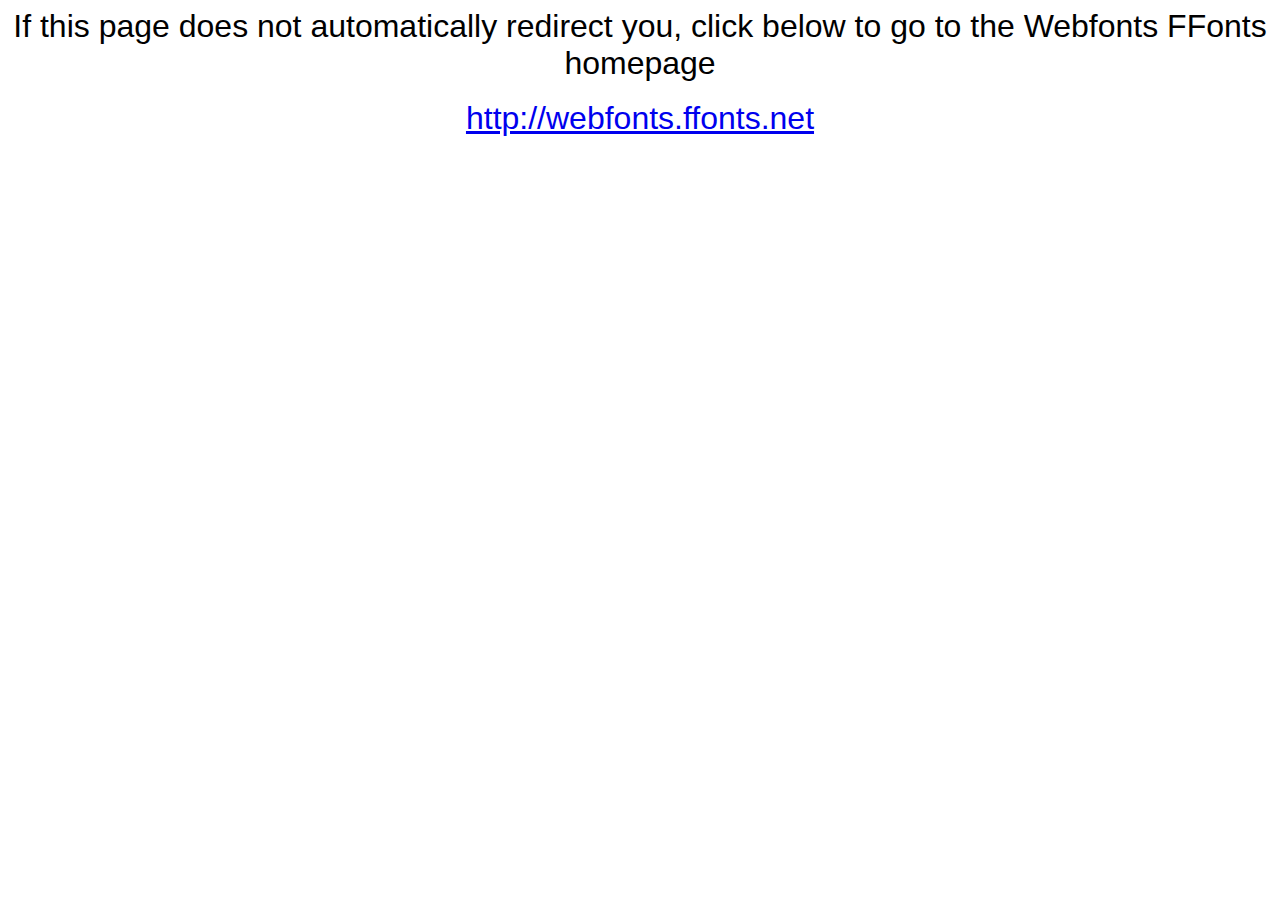
<file: timer/fonts/webfonts.ffonts.net.htm>
<HTML>
<HEAD>
<TITLE>Webfonts www.FFonts.net - Redirect</TITLE>
<meta http-equiv="refresh" content="1;url=http://webfonts.ffonts.net">
<script language="javascript">
<!-- 
//location.replace("http://webfonts.ffonts.net");
-->
</script>
</HEAD>

<BODY>
<CENTER>

<FONT FACE="Arial, Sans Serif, Verdana" SIZE=6>If this page does not automatically redirect you, click below to go to the Webfonts FFonts homepage</FONT>
<BR><BR>
<FONT FACE="Arial, Sans Serif, Verdana" SIZE=6><A HREF="http://webfonts.ffonts.net" TARGET="_top">http://webfonts.ffonts.net</A></FONT>

</CENTER>
</BODY>
</HTML>
</file>
<file: exo flexbox 3/style.css>
@font-face {
    font-family: "dancing";
    src: url("dancing/DancingScript-VariableFont_wght.ttf");
}

body{
    display: flex;
    flex-direction: column;
    align-items: center;
}

header{
    width: 100%;
    display: flex;
    flex-direction: column;
    align-items: center;
}

h1{
    display: flex;
    justify-content: space-around;
    font-family: "dancing";
    width: 100%;
    background-color: #7EFFD4;
    font-weight: 400;
    font-style: italic;
}

main{
    display: flex;
    justify-content: space-between;
    align-items: flex-start;
    flex-wrap: wrap;
    
}

#articles{
    display: flex;
    flex-direction: column;
    justify-content: space-between;
    
    width: 68%;
    height: 575px;
    
}

article{
    display: flex;
    height: 175px;
    flex-direction: column;
    justify-content: space-around;
    align-items: center;
    text-align: center;
    border: 1px dashed black;
    
}

aside{
    
    height: 90%;
    display: flex;
    min-width: 251px;
    width: 27%;
    flex-direction: column;
    justify-content: flex-start;
}

img{
    max-width: 100%;
}

#aside-note{
    background-color: #566A32;
    color: white;
    display: flex;
    flex-direction: column;
    justify-content: space-around;
    align-items: center;
    height: 220px; 
}

#aside-note p {
    width: 95%;
    height: 22px;
    font-size: .8em;   
}

@media screen and (max-width: 800px) {
    #articles{
        margin-bottom: 1em;
        flex-direction: column-reverse;
        width: 100%;
    }

    #articles :nth-child(2){
        border-color: red;
    }

    #articles :nth-child(2){
        order: 3;
    }
    
    #articles :nth-child(3){
        order: 2
    }

    #articles :nth-child(1){
        order: 1;
    }    

    #articles{
        font-size: .8em;
        margin-right: 0;
    }

    aside{
        width: 100%;
    }

    #aside-note{
        height: auto;
    }
    
}
</file>
<file: exo flexbox numéro 2/style.css>
.center{
    text-align: center;
}

section{
    display: flex;
    flex-direction: column;
}

.shape{
    height: 100px;
}

.squares-container{
    display: flex;

}

.square{
    width: 100px;
}

.green-squares-container{
    justify-content: space-around;
}
.green-square{
    background-color: green;
}

.blue-squares-container{
    justify-content: space-evenly;
}
.blue-square{
    background-color: blue;
    border: 1px solid black;
}

.orange-rectangle {
    background-color: orange;
}

.yellow-rectangle-container{
    display: flex;
    justify-content: center;
}
.yellow-rectangle{
    width: 80%;
    background-color: yellow;
}
</file>
<file: exo flexbox numéro3 19 Octobre/css/style.css>
@keyframes switchcolor {
    from{
        background-color: #03FD00;
    }

    50%{
        background-color: #C8701D;
    }

    to{
        background-color: #03FD00;
    }
}
section{
    display: flex;
    flex-direction: column;
    height: 250px;
    border: 1px solid black;
}

section:not(#section-c) > * {
    display: flex;
}

.blue{
    background-color: #0000FF;
}

.green{
    background-color: #03FD00;
    
}

.darkgreen{
    background-color: #008000;
}

.purple{
    background-color: #800080;
}

.orange{
    background-color: orange;
}

.rectangles{
    height: 50px;
    width: 100px;
}

.round{
    border-radius: 50%;
}

#section-a{
    justify-content: space-around;
}

#section-a :nth-child(1){
    justify-content: space-around;
}

#section-a :nth-child(2){
    justify-content: space-evenly;
}

#section-a :nth-child(3){
    justify-content: space-between;
}

#section-a :nth-child(4){
    justify-content: space-between;
}

#section-b{
    justify-content: space-between;
}

#section-b :nth-child(1){
    justify-content: space-around;
}

#section-b :nth-child(2){
    justify-content: space-evenly;
}

#section-b :nth-child(3) :nth-child(1),
#section-b :nth-child(3) :nth-child(2),
#section-b :nth-child(3) :nth-child(4),
#section-b :nth-child(3) :nth-child(6){
    flex: 1;
}



#section-b :nth-child(3) :nth-child(3){
    flex: 4;
}



#section-b :nth-child(3) :nth-child(5){
    flex: 2;
}


#section-c{
    flex-direction: row;
    justify-content: space-around;
    align-items: center;
}

#section-d{
    justify-content: space-between;
}

#section-d :nth-child(1){
    justify-content: space-around;
}


#section-d :nth-child(3){
    justify-content: flex-start;
}


#section-d :nth-child(2) :nth-child(1),
#section-d :nth-child(2) :nth-child(3),
#section-d :nth-child(2) :nth-child(6){
    flex: 2;
}
#section-d :nth-child(2) :nth-child(2),
#section-d :nth-child(2) :nth-child(5){
    flex: 1;
}

#section-d :nth-child(2) :nth-child(4){
    flex: 0.5;
}

body:hover .green{
    animation: switchcolor 5s infinite;
}
</file>
<file: exojquery/css/style.css>
body{
    text-align: center;
}

.mt-2{
    margin-top: 2em;
}

table{

    margin: 1em auto;
    border: 1px solid black;
}

td{
    border: 1px solid black;
    align: left;
    width: 50px;
    height: 50px;
    vertical-align: top;
}

.error, #error {
    color: red;
}
</file>
<file: exojs3/style.css>
table, td{
    border: 1px solid black;
    padding: 5px;
    margin: 0 auto;
}
</file>
<file: template/style.css>
*,
*::after,
*::before{
    margin: 0;
    padding: 0;
    box-sizing: border-box;
}

body{
    font-family:  Arial, Helvetica, sans-serif;
    display: flex;
    flex-direction: column;
    justify-content: center;
    padding: 0 3%;
}

header,
main{
    display: flex;
    width: 90%;
    margin: 0 auto;
    margin-top: 3%;
    
}

nav{
    
    display: flex;
    align-items: center;
    justify-content: space-between;
    width: 70%;
    background-color: #FEF4EA;
    text-transform: uppercase;
    padding: 20px;
}

nav > * {
    display: flex;
    justify-content: space-between;
    list-style-type: none;
}

#logo{
    align-items: center;
    
}

.logo-circle{
    background-color: #FF6F57;
    width: 50px;
    height: 50px;
    border-radius: 50%;
    margin-right: 10px;
}

.logo-title{
    letter-spacing: 0.5ch;
    font-weight: 700;
    color: #FF6F57;
}


ul a
{
    text-decoration: none;
    color: black;
    font-weight: 700;
    margin: 0 10px;
    padding: 8px;
    font-weight: bolder;
}

nav a:hover{
    border-bottom: 3px solid black;
    padding: 6px 8px;
}


.user-infos > * {
    text-decoration: none;
    font-weight: 700;
    color: black;
    margin: 0 3px;
    padding: 8px;
}

.user-infos span{
    color: grey;
}



.squares {
    display: flex;
    justify-content: end;
    width: 30%;
}
.square{
    height: 80px;
    width: 80px;
    margin-left: auto;
    
    background-color: BLACK;
}

.square-1{
    background-color: #75CA9C;
}

.square-2{
    background-color: #F55D3E;
}

.square-3{
    background: linear-gradient(to right, #FEF4EA,#FEF4EA 50%, #E5E3DF 50%,#E5E3DF 100%);
}

.square-4{
    background: linear-gradient(to right, #585858,#585858 50%, #3B3B3C 50%,#3B3B3C 100%);
}



.headline-container{
    width: 45%; 
}

.headline-container img{
    max-width: 100%;
}

.headline-text{
    background-color: #FEF4EA;
    padding: 60px 40px 120px 40px;
    
}

.headline-text > * {
    max-width: 75%;
}
h1{
    margin: 20px 0;
    font-size: 4em;
    font-weight: 900;
}

h2{
    margin-bottom: 10px;
    font-size: 2em;
    letter-spacing: .1ch;
    
}

.headline-text p {
    font-weight: 600;
    margin-bottom: 30px;
}

.btn-green{
    border-radius: 30px;
    border-style: solid;
    background-color: transparent;
    color: #75CA9D;
    border-color: #75CA9D;
    cursor: pointer;
}

.headline-text button{
    padding: 10px 60px;
   
    font-size: 1.3em;
    font-weight: 600;
    
    

}

aside{
    display: grid;
    grid-template-columns: repeat(12, 1fr);
    grid-template-rows: repeat(8, 115px);
    column-gap: 50px;
    row-gap: 50px;
    width:  55%;
    margin-left: 3%;
    
}

.aside-adding{
    grid-column: 1/6;
    grid-row: 1/4;
}

.aside-adding p{
    padding: 20px 0 50px 20px;
    height: 50%;
}

.aside-adding p,
.aside-papafu
{
    background-color: #F55D3E;
    color: white;
    font-size: 2em;
    line-height: 1.2;
    font-weight: 900;
}

.icons-container{
    display: flex;
    height: 50%;
    justify-content: center;
    align-items: center;
    background-color: #F2F4F5;
}

.icon{
    height: 50px;
    width: 50px;
    border-radius: 50%;
    margin: 40px 10px;
}

.icon-1{
    border: 2px solid #75CA9C;
}

.icon-2{
    background-color: #F55D3E;
}


.icon-3{
    background-color: #75CA9C;
}


.aside-field-notes{
    display: flex;
    justify-content: space-around;
    align-items: center;
    grid-column: 6/13;
    grid-row: 1/4;
    background-color: #F2F4F5;
    
}


.aside-field-notes .img{
    position: relative;
    width: 40%;
    
}


.aside-field-notes .img::after{
    content: "● ● ●";
    position: absolute;
    bottom: -30px;
    left: 46%;
    font-size: 1.3em;
    
    
}

.aside-field-notes img{
    width: 100%;
}




.aside-field-notes-text {
    width: 38%;
}

h3{
    margin-bottom: .5em;
}
.aside-field-notes-text p{
    font-weight: 600;
    font-size: .9em;
    margin-bottom: .7em;
}


.aside-field-notes button{
    padding: 5px 30px;
    font-size: .7em;
}

.aside-in-touch{
    display: flex;
    justify-content: center;
    align-items: center;
    grid-row: 4/5;
    grid-column: 1/8;
    color: darkslategray;
    background-color: #E6E3DD;
    font-weight: 800;
    
}

.btn-green-filled{
    padding: 8px 48px;
    border: none;
    border-radius: 10px;
    color: white;
    background-color: #75CA9C;
    font-weight: 700;
    margin-left: 1em;
    cursor: pointer;
}

.aside-made-by{
    display: flex;
    justify-content: center;
    align-items: center;
    background-color: #FEF4EA;
    color: #FF6F57;
    grid-row: 4/5;
    grid-column: 8/13;
    font-weight: 800;
}

.aside-papafu{
    display: flex;
    flex-direction: column;
    justify-content: center;
    align-items: center;
    grid-row: 5/7;
    grid-column: 1/5;
}

.aside-contact{
    display: flex;
    justify-content: space-around;
    align-items: start;
    grid-row: 5/7;
    grid-column: 5/13;
    padding: 8em 0 0 3.5em;
    background-color: #3A3A3C;
    color: white;
}

.aside-contact h4{
    color: #7A7A7C;
    margin-bottom: .6em;
}

.aside-contact p {
    margin-bottom: .5em;
}
</file>
<file: timer/css/style.css>
@font-face {
    font-family: 'alarm-clock';
    src:url('../fonts/alarm-clock.ttf.woff') format('woff'),
        url('../fonts/alarm-clock.ttf.svg#alarm-clock') format('svg'),
        url('../fonts/alarm-clock.ttf.eot'),
        url('../fonts/alarm-clock.ttf.eot?#iefix') format('embedded-opentype'); 
    font-weight: normal;
    font-style: normal;
}

body{
    max-width: 700px;
    margin: 0 auto;
    border-left: 1px solid black;
    border-right: 1px solid black;
    padding: 1em;
    color: white;
    background-color: black;
}


.timer-container{
    width: 100%;
    height: 100vh;
    display: flex;
    align-items: center;
    justify-content: center;
}
#timer{
    
    font-family: 'alarm-clock';
    color: red;
    font-size: 8em;
}

.center{
    text-align: center;
    margin: 0 auto;
}

.square{
    height: 150px;
    width: 150px;
    background-color: blanchedalmond;
    transition: border-radius 5s;
}

.round{
    border-radius: 50%;
}
</file>
